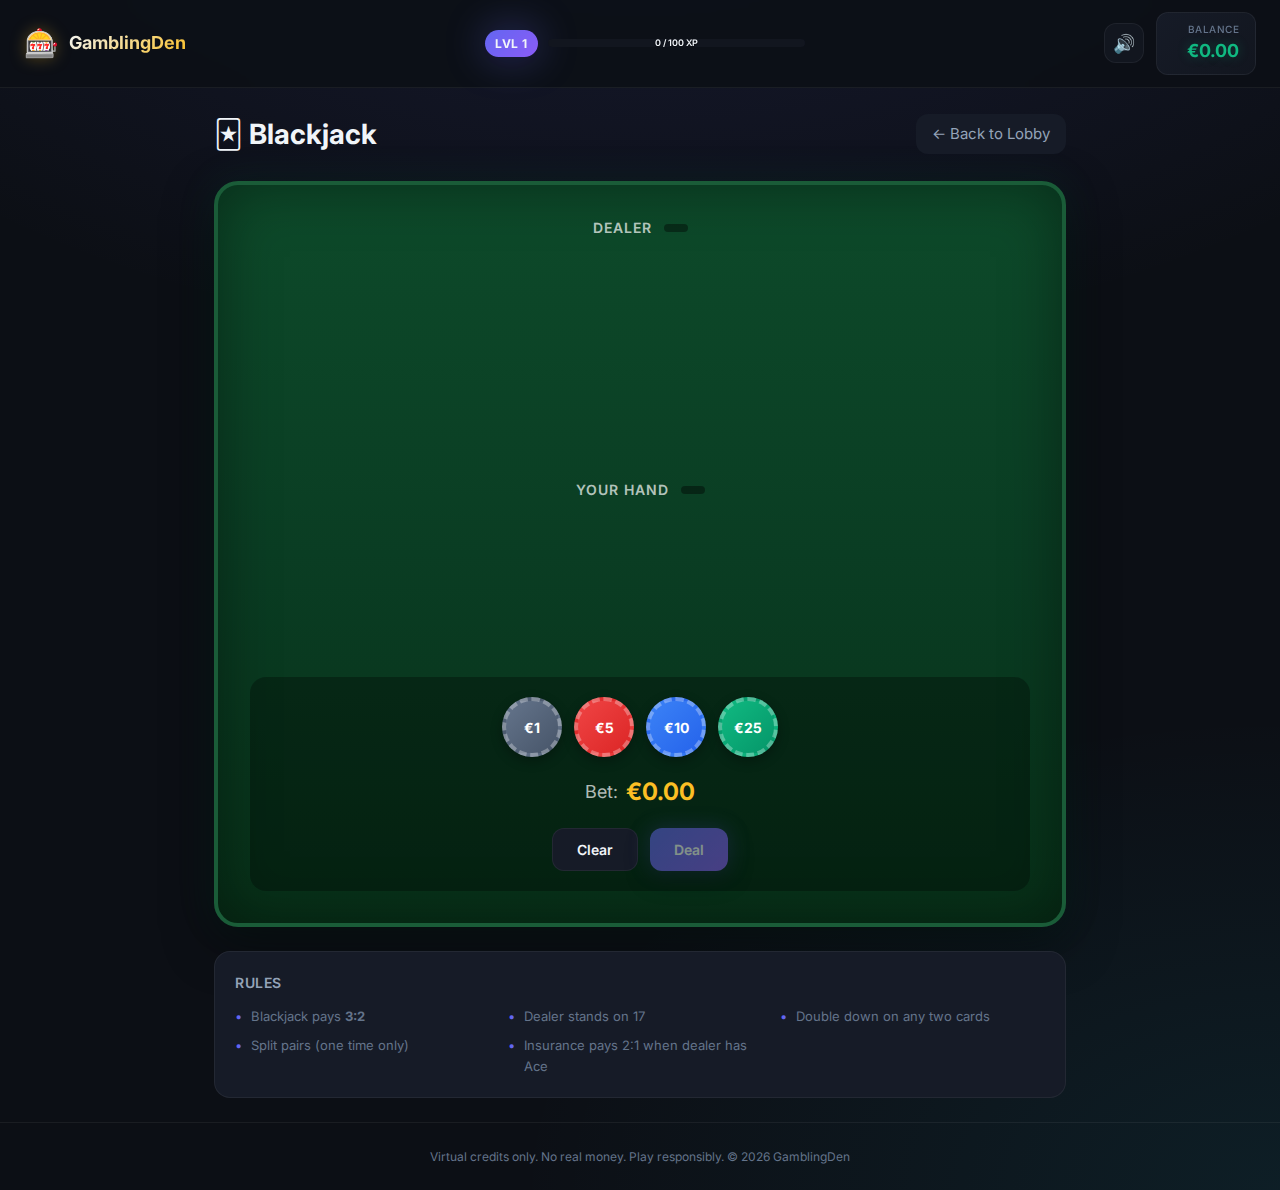
<file: blackjack.html>
<!DOCTYPE html>
<html lang="en">
  <head>
    <meta charset="utf-8" />
    <meta name="viewport" content="width=device-width, initial-scale=1" />
    <meta name="description" content="Blackjack - Classic 21 with hit, stand, double, and split" />
    <title>Blackjack — GamblingDen</title>
    <link rel="preconnect" href="https://fonts.googleapis.com" />
    <link rel="preconnect" href="https://fonts.gstatic.com" crossorigin />
    <link href="https://fonts.googleapis.com/css2?family=Inter:wght@400;500;600;700;800&display=swap" rel="stylesheet" />
    <link rel="stylesheet" href="style.css" />
    <link rel="stylesheet" href="blackjack.css" />
  </head>
  <body>
    <!-- Global Header -->
    <header class="global-header">
      <div class="header-left">
        <a href="index.html" class="logo">
          <span class="logo-icon">🎰</span>
          <span class="logo-text">GamblingDen</span>
        </a>
      </div>
      <div class="header-center">
        <div class="xp-bar-container">
          <div class="xp-level">
            <span class="level-badge" id="level-badge">Lvl 1</span>
          </div>
          <div class="xp-bar">
            <div class="xp-bar-fill" id="xp-bar-fill" style="width: 0%"></div>
            <span class="xp-text" id="xp-text">0 / 100 XP</span>
          </div>
        </div>
      </div>
      <div class="header-right">
        <button class="sound-toggle" id="sound-toggle" title="Toggle Sound">
          <span class="sound-on">🔊</span>
          <span class="sound-off">🔇</span>
        </button>
        <div class="balance-display">
          <span class="balance-label">Balance</span>
          <span class="balance-amount" id="balance-amount">€100.00</span>
        </div>
      </div>
    </header>

    <!-- Toast Container -->
    <div id="toast-container"></div>

    <!-- Main Content -->
    <main class="game-container blackjack-container">
      <div class="game-header">
        <h1 class="game-title">🃏 Blackjack</h1>
        <a href="index.html" class="back-link">← Back to Lobby</a>
      </div>

      <div class="blackjack-table">
        <!-- Dealer Area -->
        <div class="dealer-area">
          <div class="hand-label">
            <span>Dealer</span>
            <span class="hand-value" id="dealer-value"></span>
          </div>
          <div class="cards-container" id="dealer-cards"></div>
        </div>

        <!-- Game Message -->
        <div class="game-message" id="game-message"></div>

        <!-- Player Area -->
        <div class="player-area">
          <div class="hand-label">
            <span>Your Hand</span>
            <span class="hand-value" id="player-value"></span>
          </div>
          <div class="cards-container" id="player-cards"></div>
        </div>

        <!-- Betting Controls (shown before deal) -->
        <div class="betting-controls" id="betting-controls">
          <div class="bet-chips">
            <button class="chip" data-value="1">€1</button>
            <button class="chip" data-value="5">€5</button>
            <button class="chip" data-value="10">€10</button>
            <button class="chip" data-value="25">€25</button>
          </div>
          <div class="current-bet">
            <span class="bet-label">Bet:</span>
            <span class="bet-value" id="current-bet">€0.00</span>
          </div>
          <div class="bet-actions">
            <button class="btn" id="clear-bet-btn">Clear</button>
            <button class="btn btn-primary" id="deal-btn" disabled>Deal</button>
          </div>
        </div>

        <!-- Game Controls (shown during play) -->
        <div class="game-controls hidden" id="game-controls">
          <button class="btn btn-primary" id="hit-btn">Hit</button>
          <button class="btn btn-success" id="stand-btn">Stand</button>
          <button class="btn" id="double-btn">Double</button>
          <button class="btn" id="split-btn" disabled>Split</button>
        </div>

        <!-- Result Controls (shown after hand) -->
        <div class="result-controls hidden" id="result-controls">
          <button class="btn btn-primary btn-lg" id="new-hand-btn">New Hand</button>
        </div>
      </div>

      <!-- Rules -->
      <div class="game-rules">
        <h3>Rules</h3>
        <ul>
          <li>Blackjack pays <strong>3:2</strong></li>
          <li>Dealer stands on 17</li>
          <li>Double down on any two cards</li>
          <li>Split pairs (one time only)</li>
          <li>Insurance pays 2:1 when dealer has Ace</li>
        </ul>
      </div>
    </main>

    <footer class="global-footer">
      <p>Virtual credits only. No real money. Play responsibly. © 2026 GamblingDen</p>
    </footer>

    <script src="shared.js"></script>
    <script src="blackjack.js"></script>
  </body>
</html>
</file>
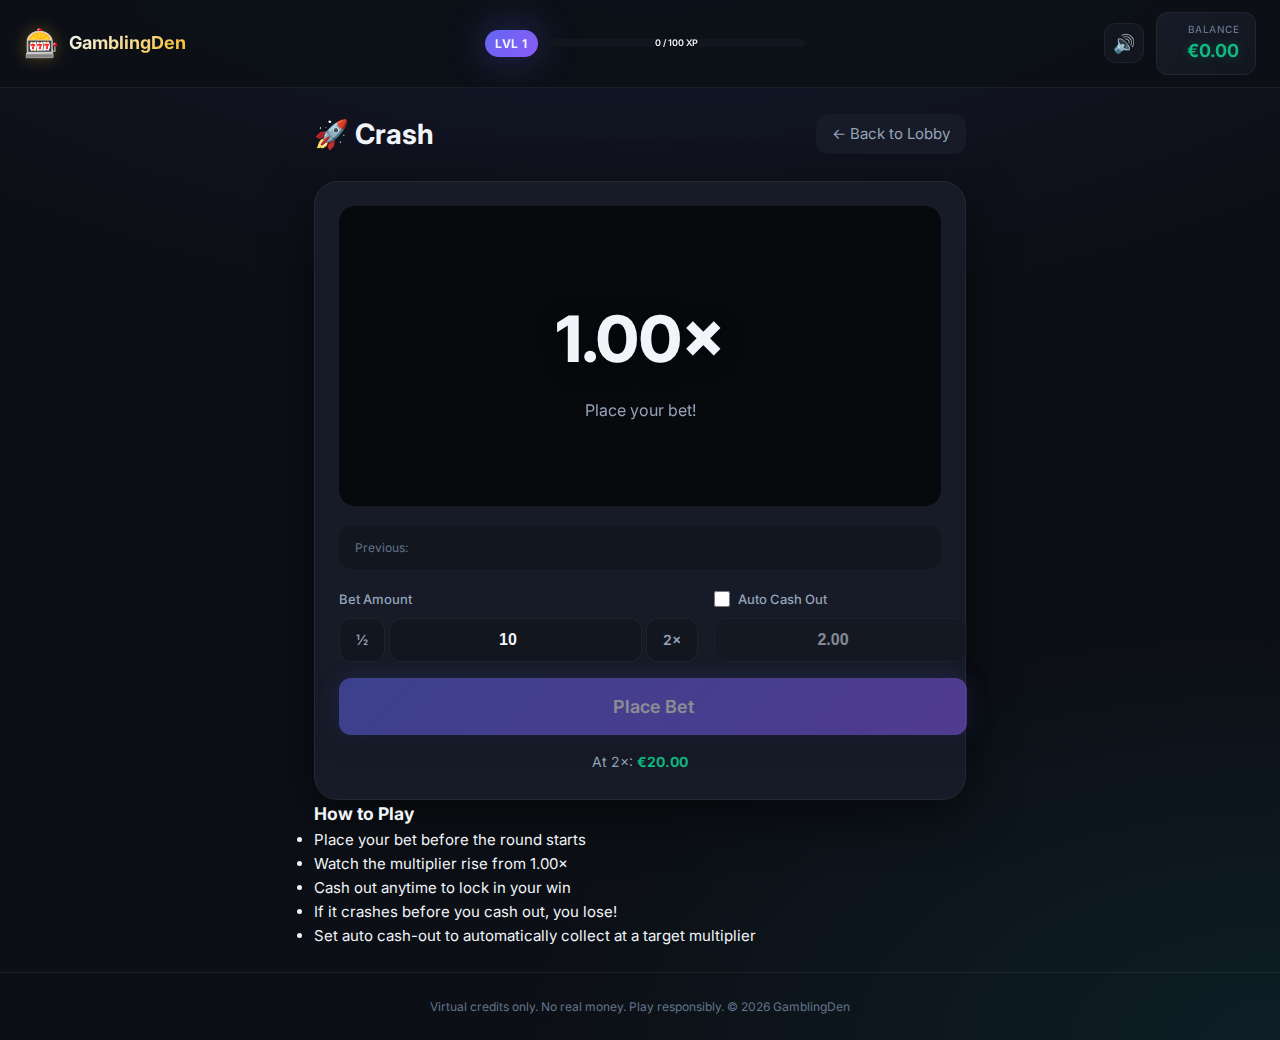
<file: crash.html>
<!DOCTYPE html>
<html lang="en">
  <head>
    <meta charset="utf-8" />
    <meta name="viewport" content="width=device-width, initial-scale=1" />
    <meta name="description" content="Crash - Watch the multiplier rise and cash out before it crashes!" />
    <title>Crash — GamblingDen</title>
    <link rel="preconnect" href="https://fonts.googleapis.com" />
    <link rel="preconnect" href="https://fonts.gstatic.com" crossorigin />
    <link href="https://fonts.googleapis.com/css2?family=Inter:wght@400;500;600;700;800&display=swap" rel="stylesheet" />
    <link rel="stylesheet" href="style.css" />
    <link rel="stylesheet" href="crash.css" />
  </head>
  <body>
    <!-- Global Header -->
    <header class="global-header">
      <div class="header-left">
        <a href="index.html" class="logo">
          <span class="logo-icon">🎰</span>
          <span class="logo-text">GamblingDen</span>
        </a>
      </div>
      <div class="header-center">
        <div class="xp-bar-container">
          <div class="xp-level">
            <span class="level-badge" id="level-badge">Lvl 1</span>
          </div>
          <div class="xp-bar">
            <div class="xp-bar-fill" id="xp-bar-fill" style="width: 0%"></div>
            <span class="xp-text" id="xp-text">0 / 100 XP</span>
          </div>
        </div>
      </div>
      <div class="header-right">
        <button class="sound-toggle" id="sound-toggle" title="Toggle Sound">
          <span class="sound-on">🔊</span>
          <span class="sound-off">🔇</span>
        </button>
        <div class="balance-display">
          <span class="balance-label">Balance</span>
          <span class="balance-amount" id="balance-amount">€100.00</span>
        </div>
      </div>
    </header>

    <!-- Toast Container -->
    <div id="toast-container"></div>

    <!-- Main Content -->
    <main class="game-container crash-container">
      <div class="game-header">
        <h1 class="game-title">🚀 Crash</h1>
        <a href="index.html" class="back-link">← Back to Lobby</a>
      </div>

      <div class="crash-game">
        <!-- Multiplier Display -->
        <div class="crash-display">
          <canvas id="crash-canvas" width="600" height="300"></canvas>
          <div class="multiplier-overlay">
            <div class="multiplier-value" id="multiplier">1.00×</div>
            <div class="multiplier-status" id="status">Place your bet</div>
          </div>
        </div>

        <!-- History -->
        <div class="crash-history" id="crash-history">
          <span class="history-label">Previous:</span>
        </div>

        <!-- Controls -->
        <div class="crash-controls">
          <div class="bet-section">
            <label class="control-label">Bet Amount</label>
            <div class="bet-input-group">
              <button class="bet-adjust" id="bet-half">½</button>
              <input type="number" id="bet-input" class="bet-input" value="10" min="1" step="1" />
              <button class="bet-adjust" id="bet-double">2×</button>
            </div>
          </div>

          <div class="auto-cashout-section">
            <label class="control-label">
              <input type="checkbox" id="auto-cashout-toggle" />
              Auto Cash Out
            </label>
            <input type="number" id="auto-cashout" class="auto-input" value="2.00" min="1.01" step="0.1" disabled />
          </div>

          <button class="btn btn-primary btn-lg crash-btn" id="action-btn">
            <span class="btn-text">Place Bet</span>
          </button>
        </div>

        <!-- Potential Win -->
        <div class="potential-win" id="potential-win"></div>
      </div>

      <!-- How to Play -->
      <div class="game-rules">
        <h3>How to Play</h3>
        <ul>
          <li>Place your bet before the round starts</li>
          <li>Watch the multiplier rise from 1.00×</li>
          <li>Cash out anytime to lock in your win</li>
          <li>If it crashes before you cash out, you lose!</li>
          <li>Set auto cash-out to automatically collect at a target multiplier</li>
        </ul>
      </div>
    </main>

    <footer class="global-footer">
      <p>Virtual credits only. No real money. Play responsibly. © 2026 GamblingDen</p>
    </footer>

    <script src="shared.js"></script>
    <script src="crash.js"></script>
  </body>
</html>
</file>
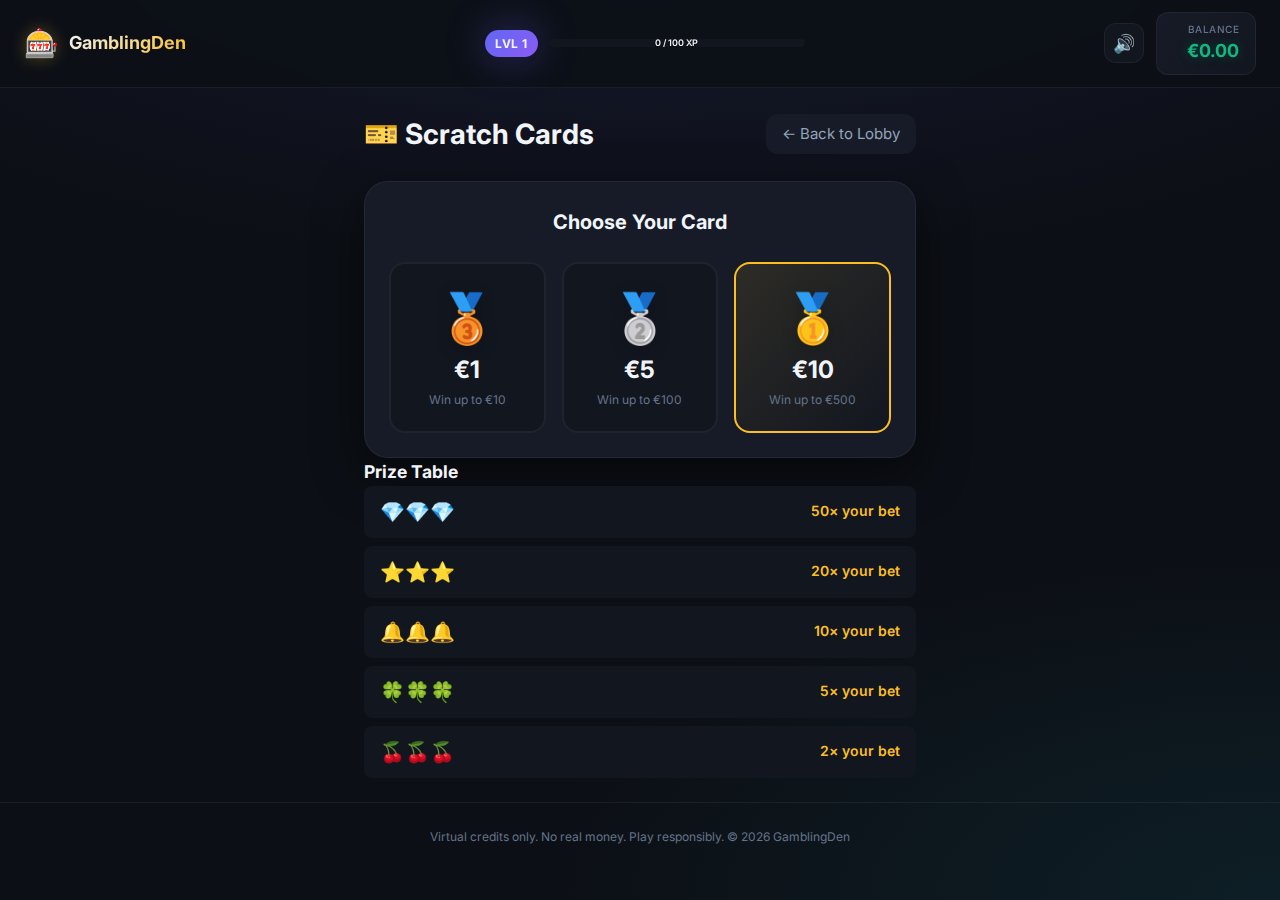
<file: scratch.html>
<!DOCTYPE html>
<html lang="en">
  <head>
    <meta charset="utf-8" />
    <meta name="viewport" content="width=device-width, initial-scale=1" />
    <meta name="description" content="Scratch Cards - Reveal hidden prizes! Match 3 to win." />
    <title>Scratch Cards — GamblingDen</title>
    <link rel="preconnect" href="https://fonts.googleapis.com" />
    <link rel="preconnect" href="https://fonts.gstatic.com" crossorigin />
    <link href="https://fonts.googleapis.com/css2?family=Inter:wght@400;500;600;700;800&display=swap" rel="stylesheet" />
    <link rel="stylesheet" href="style.css" />
    <link rel="stylesheet" href="scratch.css" />
  </head>
  <body>
    <!-- Global Header -->
    <header class="global-header">
      <div class="header-left">
        <a href="index.html" class="logo">
          <span class="logo-icon">🎰</span>
          <span class="logo-text">GamblingDen</span>
        </a>
      </div>
      <div class="header-center">
        <div class="xp-bar-container">
          <div class="xp-level">
            <span class="level-badge" id="level-badge">Lvl 1</span>
          </div>
          <div class="xp-bar">
            <div class="xp-bar-fill" id="xp-bar-fill" style="width: 0%"></div>
            <span class="xp-text" id="xp-text">0 / 100 XP</span>
          </div>
        </div>
      </div>
      <div class="header-right">
        <button class="sound-toggle" id="sound-toggle" title="Toggle Sound">
          <span class="sound-on">🔊</span>
          <span class="sound-off">🔇</span>
        </button>
        <div class="balance-display">
          <span class="balance-label">Balance</span>
          <span class="balance-amount" id="balance-amount">€100.00</span>
        </div>
      </div>
    </header>

    <!-- Toast Container -->
    <div id="toast-container"></div>

    <!-- Main Content -->
    <main class="game-container scratch-container">
      <div class="game-header">
        <h1 class="game-title">🎫 Scratch Cards</h1>
        <a href="index.html" class="back-link">← Back to Lobby</a>
      </div>

      <div class="scratch-game">
        <!-- Card Selection -->
        <div class="card-selection" id="card-selection">
          <h2>Choose Your Card</h2>
          <div class="card-options">
            <button class="card-option" data-cost="1">
              <div class="card-tier bronze">🥉</div>
              <div class="card-cost">€1</div>
              <div class="card-max">Win up to €10</div>
            </button>
            <button class="card-option" data-cost="5">
              <div class="card-tier silver">🥈</div>
              <div class="card-cost">€5</div>
              <div class="card-max">Win up to €100</div>
            </button>
            <button class="card-option featured" data-cost="10">
              <div class="card-tier gold">🥇</div>
              <div class="card-cost">€10</div>
              <div class="card-max">Win up to €500</div>
            </button>
          </div>
        </div>

        <!-- Active Card -->
        <div class="active-card hidden" id="active-card">
          <div class="card-header">
            <span class="card-title" id="card-title">Gold Card - €10</span>
            <span class="scratch-hint">Scratch to reveal!</span>
          </div>

          <div class="scratch-grid" id="scratch-grid">
            <!-- 9 scratch cells generated by JS -->
          </div>

          <div class="card-footer">
            <div class="match-info">Match 3 symbols to win!</div>
            <button class="btn" id="reveal-all-btn">Reveal All</button>
          </div>
        </div>

        <!-- Result -->
        <div class="scratch-result hidden" id="scratch-result">
          <div class="result-icon" id="result-icon">🎉</div>
          <div class="result-text" id="result-text">You won €50!</div>
          <button class="btn btn-primary btn-lg" id="new-card-btn">Buy Another Card</button>
        </div>
      </div>

      <!-- Prize Table -->
      <div class="game-rules">
        <h3>Prize Table</h3>
        <div class="prize-table">
          <div class="prize-row">
            <span class="prize-symbol">💎💎💎</span>
            <span class="prize-mult">50× your bet</span>
          </div>
          <div class="prize-row">
            <span class="prize-symbol">⭐⭐⭐</span>
            <span class="prize-mult">20× your bet</span>
          </div>
          <div class="prize-row">
            <span class="prize-symbol">🔔🔔🔔</span>
            <span class="prize-mult">10× your bet</span>
          </div>
          <div class="prize-row">
            <span class="prize-symbol">🍀🍀🍀</span>
            <span class="prize-mult">5× your bet</span>
          </div>
          <div class="prize-row">
            <span class="prize-symbol">🍒🍒🍒</span>
            <span class="prize-mult">2× your bet</span>
          </div>
        </div>
      </div>
    </main>

    <footer class="global-footer">
      <p>Virtual credits only. No real money. Play responsibly. © 2026 GamblingDen</p>
    </footer>

    <script src="shared.js"></script>
    <script src="scratch.js"></script>
  </body>
</html>
</file>
<file: style.css>
/* ═══════════════════════════════════════════════════════════════════════════
   GAMBLINGDEN — PREMIUM DESIGN SYSTEM
   Modern, addictive casino aesthetics with refined animations
   ═══════════════════════════════════════════════════════════════════════════ */

/* ─────────────────────────────────────────────────────────────────────────────
   CSS VARIABLES
   ───────────────────────────────────────────────────────────────────────────── */
:root {
  /* Colors - Dark luxury palette */
  --bg-deep: #07090d;
  --bg-base: #0c0f15;
  --bg-elevated: #12161f;
  --bg-card: #161b27;
  --bg-card-hover: #1c2333;

  /* Accent colors */
  --accent-primary: #6366f1;
  --accent-primary-glow: rgba(99, 102, 241, 0.4);
  --accent-secondary: #22d3ee;
  --accent-gold: #fbbf24;
  --accent-gold-glow: rgba(251, 191, 36, 0.3);

  /* Semantic colors */
  --success: #10b981;
  --success-glow: rgba(16, 185, 129, 0.3);
  --danger: #ef4444;
  --danger-glow: rgba(239, 68, 68, 0.3);
  --warning: #f59e0b;

  /* Text colors */
  --text-primary: #f1f5f9;
  --text-secondary: #94a3b8;
  --text-muted: #64748b;

  /* Borders & effects */
  --border-subtle: rgba(255, 255, 255, 0.06);
  --border-accent: rgba(99, 102, 241, 0.3);
  --shadow-sm: 0 2px 8px rgba(0, 0, 0, 0.3);
  --shadow-md: 0 8px 24px rgba(0, 0, 0, 0.4);
  --shadow-lg: 0 16px 48px rgba(0, 0, 0, 0.5);
  --shadow-glow: 0 0 40px var(--accent-primary-glow);

  /* Spacing & sizing */
  --radius-sm: 8px;
  --radius-md: 12px;
  --radius-lg: 16px;
  --radius-xl: 24px;

  /* Transitions */
  --transition-fast: 0.15s ease;
  --transition-normal: 0.25s ease;
  --transition-slow: 0.4s cubic-bezier(0.4, 0, 0.2, 1);

  /* Typography */
  --font-family: "Inter", system-ui, -apple-system, BlinkMacSystemFont,
    "Segoe UI", Roboto, sans-serif;
}

/* ─────────────────────────────────────────────────────────────────────────────
   RESET & BASE
   ───────────────────────────────────────────────────────────────────────────── */
*,
*::before,
*::after {
  box-sizing: border-box;
  margin: 0;
  padding: 0;
}

html {
  scroll-behavior: smooth;
}

body {
  font-family: var(--font-family);
  font-size: 15px;
  line-height: 1.6;
  color: var(--text-primary);
  background: var(--bg-base);
  background-image: radial-gradient(
      ellipse 80% 50% at 50% -20%,
      rgba(99, 102, 241, 0.15),
      transparent
    ),
    radial-gradient(
      ellipse 60% 40% at 100% 100%,
      rgba(34, 211, 238, 0.08),
      transparent
    );
  min-height: 100vh;
  overflow-x: hidden;
  -webkit-font-smoothing: antialiased;
}

a {
  color: inherit;
  text-decoration: none;
}

button {
  font-family: inherit;
  cursor: pointer;
  border: none;
  background: none;
}

/* ─────────────────────────────────────────────────────────────────────────────
   GLOBAL HEADER
   ───────────────────────────────────────────────────────────────────────────── */
.global-header {
  position: sticky;
  top: 0;
  z-index: 100;
  display: flex;
  align-items: center;
  justify-content: space-between;
  gap: 16px;
  padding: 12px 24px;
  background: rgba(12, 15, 21, 0.85);
  backdrop-filter: blur(16px);
  border-bottom: 1px solid var(--border-subtle);
}

.header-left,
.header-center,
.header-right {
  display: flex;
  align-items: center;
  gap: 12px;
}

.header-center {
  flex: 1;
  justify-content: center;
  max-width: 320px;
}

/* Logo */
.logo {
  display: flex;
  align-items: center;
  gap: 10px;
  font-weight: 700;
  font-size: 18px;
  transition: transform var(--transition-fast);
}

.logo:hover {
  transform: scale(1.02);
}

.logo-icon {
  font-size: 28px;
  filter: drop-shadow(0 0 8px var(--accent-gold-glow));
}

.logo-text {
  background: linear-gradient(135deg, var(--text-primary), var(--accent-gold));
  -webkit-background-clip: text;
  -webkit-text-fill-color: transparent;
  background-clip: text;
}

/* XP Bar */
.xp-bar-container {
  display: flex;
  align-items: center;
  gap: 10px;
  width: 100%;
}

.level-badge {
  display: flex;
  align-items: center;
  justify-content: center;
  min-width: 52px;
  padding: 4px 10px;
  background: linear-gradient(135deg, var(--accent-primary), #8b5cf6);
  border-radius: 20px;
  font-size: 12px;
  font-weight: 700;
  text-transform: uppercase;
  letter-spacing: 0.5px;
  box-shadow: var(--shadow-glow);
  transition: transform var(--transition-fast);
}

.level-badge.level-up-flash {
  animation: levelUpPulse 0.6s ease;
}

@keyframes levelUpPulse {
  0%,
  100% {
    transform: scale(1);
  }
  50% {
    transform: scale(1.15);
    box-shadow: 0 0 20px var(--accent-primary);
  }
}

.xp-bar {
  flex: 1;
  position: relative;
  height: 8px;
  background: var(--bg-elevated);
  border-radius: 10px;
  overflow: hidden;
}

.xp-bar-fill {
  height: 100%;
  background: linear-gradient(90deg, var(--accent-primary), #a78bfa);
  border-radius: 10px;
  transition: width 0.5s cubic-bezier(0.4, 0, 0.2, 1);
  box-shadow: 0 0 12px var(--accent-primary-glow);
}

.xp-text {
  position: absolute;
  top: 50%;
  left: 50%;
  transform: translate(-50%, -50%);
  font-size: 9px;
  font-weight: 600;
  color: var(--text-primary);
  text-shadow: 0 1px 2px rgba(0, 0, 0, 0.8);
  white-space: nowrap;
}

/* Header buttons */
.daily-bonus-btn,
.sound-toggle {
  position: relative;
  display: flex;
  align-items: center;
  justify-content: center;
  width: 40px;
  height: 40px;
  background: var(--bg-elevated);
  border: 1px solid var(--border-subtle);
  border-radius: var(--radius-md);
  font-size: 18px;
  transition: all var(--transition-fast);
}

.daily-bonus-btn:hover,
.sound-toggle:hover {
  background: var(--bg-card);
  border-color: var(--border-accent);
  transform: translateY(-2px);
}

.bonus-ping {
  position: absolute;
  top: -3px;
  right: -3px;
  width: 12px;
  height: 12px;
  background: var(--danger);
  border-radius: 50%;
  animation: ping 1.5s infinite;
}

@keyframes ping {
  0% {
    transform: scale(1);
    opacity: 1;
  }
  50% {
    transform: scale(1.2);
    opacity: 0.7;
  }
  100% {
    transform: scale(1);
    opacity: 1;
  }
}

.sound-toggle .sound-off {
  display: none;
}
.sound-off .sound-toggle .sound-on {
  display: none;
}
.sound-off .sound-toggle .sound-off {
  display: block;
}

/* Balance display */
.balance-display {
  display: flex;
  flex-direction: column;
  align-items: flex-end;
  padding: 8px 16px;
  background: linear-gradient(135deg, var(--bg-card), var(--bg-elevated));
  border: 1px solid var(--border-subtle);
  border-radius: var(--radius-md);
  min-width: 100px;
}

.balance-label {
  font-size: 10px;
  font-weight: 500;
  color: var(--text-muted);
  text-transform: uppercase;
  letter-spacing: 0.5px;
}

.balance-amount {
  font-size: 18px;
  font-weight: 700;
  color: var(--success);
  text-shadow: 0 0 12px var(--success-glow);
}

/* ─────────────────────────────────────────────────────────────────────────────
   LOBBY - HERO SECTION
   ───────────────────────────────────────────────────────────────────────────── */
.lobby {
  max-width: 1200px;
  margin: 0 auto;
  padding: 0 24px 64px;
}

.hero {
  position: relative;
  display: flex;
  align-items: center;
  justify-content: center;
  min-height: 180px;
  margin: 32px 0 48px;
  padding: 40px;
  background: linear-gradient(
    135deg,
    rgba(99, 102, 241, 0.1),
    rgba(34, 211, 238, 0.05)
  );
  border: 1px solid var(--border-accent);
  border-radius: var(--radius-xl);
  overflow: hidden;
}

.hero-content {
  text-align: center;
  z-index: 1;
}

.hero-title {
  font-size: clamp(28px, 5vw, 42px);
  font-weight: 800;
  line-height: 1.2;
  margin-bottom: 8px;
}

.hero-highlight {
  background: linear-gradient(
    135deg,
    var(--accent-primary),
    var(--accent-secondary)
  );
  -webkit-background-clip: text;
  -webkit-text-fill-color: transparent;
  background-clip: text;
}

.hero-subtitle {
  font-size: 16px;
  color: var(--text-secondary);
}

.hero-particles {
  position: absolute;
  inset: 0;
  pointer-events: none;
  overflow: hidden;
}

.particle {
  position: absolute;
  bottom: -20px;
  width: 6px;
  height: 6px;
  background: var(--accent-primary);
  border-radius: 50%;
  opacity: 0.4;
  animation: float-up 5s ease-in-out infinite;
}

@keyframes float-up {
  0% {
    transform: translateY(0) scale(1);
    opacity: 0;
  }
  10% {
    opacity: 0.4;
  }
  90% {
    opacity: 0.4;
  }
  100% {
    transform: translateY(-200px) scale(0.5);
    opacity: 0;
  }
}

/* ─────────────────────────────────────────────────────────────────────────────
   LOBBY - GAME GRID
   ───────────────────────────────────────────────────────────────────────────── */
.section-title {
  font-size: 20px;
  font-weight: 700;
  margin-bottom: 20px;
  color: var(--text-primary);
}

.game-grid {
  display: grid;
  grid-template-columns: repeat(auto-fit, minmax(260px, 1fr));
  gap: 20px;
  margin-bottom: 48px;
}

.game-card {
  position: relative;
  display: block;
  background: var(--bg-card);
  border: 1px solid var(--border-subtle);
  border-radius: var(--radius-lg);
  overflow: hidden;
  transition: all var(--transition-normal);
}

.game-card:hover {
  transform: translateY(-6px);
  border-color: var(--border-accent);
  box-shadow: var(--shadow-lg), var(--shadow-glow);
}

.game-card-glow {
  position: absolute;
  top: -50%;
  left: -50%;
  width: 200%;
  height: 200%;
  background: radial-gradient(
    circle,
    var(--accent-primary-glow),
    transparent 60%
  );
  opacity: 0;
  transition: opacity var(--transition-slow);
  pointer-events: none;
}

.game-card:hover .game-card-glow {
  opacity: 1;
}

.game-card-content {
  position: relative;
  padding: 28px 24px;
  text-align: center;
}

.game-icon {
  font-size: 56px;
  margin-bottom: 12px;
  filter: drop-shadow(0 4px 12px rgba(0, 0, 0, 0.3));
  transition: transform var(--transition-normal);
}

.game-card:hover .game-icon {
  transform: scale(1.1) rotate(-3deg);
}

.game-name {
  font-size: 20px;
  font-weight: 700;
  margin-bottom: 6px;
}

.game-desc {
  font-size: 13px;
  color: var(--text-muted);
}

.game-tag {
  position: absolute;
  top: 16px;
  right: 16px;
  padding: 4px 10px;
  font-size: 10px;
  font-weight: 700;
  text-transform: uppercase;
  letter-spacing: 0.5px;
  border-radius: 20px;
}

.game-tag.hot {
  background: linear-gradient(135deg, #ef4444, #f97316);
  color: white;
  box-shadow: 0 0 12px var(--danger-glow);
}

.game-tag.new {
  background: linear-gradient(135deg, var(--accent-primary), #8b5cf6);
  color: white;
  box-shadow: 0 0 12px var(--accent-primary-glow);
}

/* ─────────────────────────────────────────────────────────────────────────────
   LOBBY - STATS
   ───────────────────────────────────────────────────────────────────────────── */
.stats-preview {
  margin-bottom: 48px;
}

.stats-grid {
  display: grid;
  grid-template-columns: repeat(auto-fit, minmax(140px, 1fr));
  gap: 16px;
}

.stat-card {
  display: flex;
  flex-direction: column;
  align-items: center;
  padding: 20px 16px;
  background: var(--bg-card);
  border: 1px solid var(--border-subtle);
  border-radius: var(--radius-md);
  text-align: center;
  transition: all var(--transition-fast);
}

.stat-card:hover {
  border-color: var(--border-accent);
  transform: translateY(-2px);
}

.stat-icon {
  font-size: 28px;
  margin-bottom: 8px;
}

.stat-value {
  font-size: 20px;
  font-weight: 700;
  color: var(--text-primary);
  margin-bottom: 4px;
}

.stat-label {
  font-size: 11px;
  color: var(--text-muted);
  text-transform: uppercase;
  letter-spacing: 0.5px;
}

/* ─────────────────────────────────────────────────────────────────────────────
   LOBBY - ACHIEVEMENTS
   ───────────────────────────────────────────────────────────────────────────── */
.achievements-grid {
  display: grid;
  grid-template-columns: repeat(auto-fill, minmax(280px, 1fr));
  gap: 12px;
}

.achievement-card {
  display: flex;
  align-items: center;
  gap: 14px;
  padding: 14px 16px;
  background: var(--bg-card);
  border: 1px solid var(--border-subtle);
  border-radius: var(--radius-md);
  transition: all var(--transition-fast);
}

.achievement-card.unlocked {
  border-color: var(--accent-gold);
  background: linear-gradient(135deg, rgba(251, 191, 36, 0.08), transparent);
}

.achievement-card.locked {
  opacity: 0.6;
}

.achievement-card .achievement-icon {
  font-size: 24px;
  flex-shrink: 0;
}

.achievement-info {
  flex: 1;
  min-width: 0;
}

.achievement-name {
  font-size: 14px;
  font-weight: 600;
  margin-bottom: 2px;
}

.achievement-desc {
  font-size: 12px;
  color: var(--text-muted);
}

.achievement-reward {
  font-size: 12px;
  font-weight: 600;
  color: var(--success);
  flex-shrink: 0;
}

.achievement-card.unlocked .achievement-reward {
  color: var(--accent-gold);
}

/* ─────────────────────────────────────────────────────────────────────────────
   MODAL
   ───────────────────────────────────────────────────────────────────────────── */
.modal-overlay {
  position: fixed;
  inset: 0;
  z-index: 200;
  display: flex;
  align-items: center;
  justify-content: center;
  background: rgba(0, 0, 0, 0.7);
  backdrop-filter: blur(4px);
  opacity: 0;
  visibility: hidden;
  transition: all var(--transition-normal);
}

.modal-overlay.open {
  opacity: 1;
  visibility: visible;
}

.modal {
  position: relative;
  width: 90%;
  max-width: 420px;
  padding: 32px;
  background: var(--bg-elevated);
  border: 1px solid var(--border-subtle);
  border-radius: var(--radius-xl);
  box-shadow: var(--shadow-lg);
  transform: scale(0.9) translateY(20px);
  transition: transform var(--transition-normal);
}

.modal-overlay.open .modal {
  transform: scale(1) translateY(0);
}

.modal-close {
  position: absolute;
  top: 16px;
  right: 16px;
  width: 32px;
  height: 32px;
  display: flex;
  align-items: center;
  justify-content: center;
  font-size: 24px;
  color: var(--text-muted);
  background: var(--bg-card);
  border-radius: 50%;
  transition: all var(--transition-fast);
}

.modal-close:hover {
  color: var(--text-primary);
  transform: rotate(90deg);
}

.modal-title {
  font-size: 24px;
  font-weight: 700;
  text-align: center;
  margin-bottom: 24px;
}

.modal-note {
  text-align: center;
  font-size: 13px;
  color: var(--text-muted);
  margin-top: 16px;
}

/* ─────────────────────────────────────────────────────────────────────────────
   DAILY BONUS WHEEL
   ───────────────────────────────────────────────────────────────────────────── */
.wheel-container {
  position: relative;
  width: 280px;
  height: 280px;
  margin: 0 auto 24px;
}

.wheel {
  width: 100%;
  height: 100%;
  border-radius: 50%;
  background: conic-gradient(
    from 0deg,
    var(--accent-primary) 0deg 45deg,
    var(--accent-secondary) 45deg 90deg,
    var(--success) 90deg 135deg,
    var(--accent-gold) 135deg 180deg,
    #ec4899 180deg 225deg,
    #8b5cf6 225deg 270deg,
    #06b6d4 270deg 315deg,
    #f97316 315deg 360deg
  );
  border: 4px solid var(--bg-card);
  box-shadow: var(--shadow-lg), inset 0 0 40px rgba(0, 0, 0, 0.3);
  display: flex;
  align-items: center;
  justify-content: center;
  transition: none;
}

.wheel-segment {
  position: absolute;
  font-size: 14px;
  font-weight: 700;
  color: white;
  text-shadow: 0 1px 3px rgba(0, 0, 0, 0.5);
  transform-origin: center;
}

.wheel-segment:nth-child(1) {
  transform: rotate(22.5deg) translateY(-100px);
}
.wheel-segment:nth-child(2) {
  transform: rotate(67.5deg) translateY(-100px);
}
.wheel-segment:nth-child(3) {
  transform: rotate(112.5deg) translateY(-100px);
}
.wheel-segment:nth-child(4) {
  transform: rotate(157.5deg) translateY(-100px);
}
.wheel-segment:nth-child(5) {
  transform: rotate(202.5deg) translateY(-100px);
}
.wheel-segment:nth-child(6) {
  transform: rotate(247.5deg) translateY(-100px);
}
.wheel-segment:nth-child(7) {
  transform: rotate(292.5deg) translateY(-100px);
}
.wheel-segment:nth-child(8) {
  transform: rotate(337.5deg) translateY(-100px);
}

.wheel-pointer {
  position: absolute;
  top: -12px;
  left: 50%;
  transform: translateX(-50%);
  font-size: 28px;
  color: var(--accent-gold);
  text-shadow: 0 2px 8px rgba(0, 0, 0, 0.5);
  z-index: 10;
}

/* ─────────────────────────────────────────────────────────────────────────────
   BUTTONS
   ───────────────────────────────────────────────────────────────────────────── */
.btn {
  display: inline-flex;
  align-items: center;
  justify-content: center;
  gap: 8px;
  padding: 12px 24px;
  font-size: 14px;
  font-weight: 600;
  border-radius: var(--radius-md);
  background: var(--bg-card);
  border: 1px solid var(--border-subtle);
  color: var(--text-primary);
  transition: all var(--transition-fast);
}

.btn:hover:not(:disabled) {
  background: var(--bg-card-hover);
  border-color: var(--border-accent);
  transform: translateY(-2px);
}

.btn:disabled {
  opacity: 0.5;
  cursor: not-allowed;
}

.btn-primary {
  background: linear-gradient(135deg, var(--accent-primary), #8b5cf6);
  border: none;
  color: white;
  box-shadow: var(--shadow-md), 0 0 20px var(--accent-primary-glow);
}

.btn-primary:hover:not(:disabled) {
  background: linear-gradient(135deg, #7c7ff7, #9d7efa);
  box-shadow: var(--shadow-lg), 0 0 30px var(--accent-primary-glow);
}

.btn-success {
  background: linear-gradient(135deg, var(--success), #059669);
  border: none;
  color: white;
}

.btn-danger {
  background: linear-gradient(135deg, var(--danger), #dc2626);
  border: none;
  color: white;
}

.btn-lg {
  width: 100%;
  padding: 16px 32px;
  font-size: 16px;
}

/* ─────────────────────────────────────────────────────────────────────────────
   TOAST NOTIFICATIONS
   ───────────────────────────────────────────────────────────────────────────── */
#toast-container {
  position: fixed;
  bottom: 24px;
  right: 24px;
  z-index: 300;
  display: flex;
  flex-direction: column;
  gap: 10px;
}

.toast {
  display: flex;
  align-items: center;
  gap: 10px;
  padding: 14px 20px;
  background: var(--bg-elevated);
  border: 1px solid var(--border-subtle);
  border-radius: var(--radius-md);
  box-shadow: var(--shadow-lg);
  transform: translateX(120%);
  transition: transform var(--transition-normal);
}

.toast.show {
  transform: translateX(0);
}

.toast-success {
  border-color: var(--success);
  background: linear-gradient(
    135deg,
    rgba(16, 185, 129, 0.1),
    var(--bg-elevated)
  );
}

.toast-error {
  border-color: var(--danger);
  background: linear-gradient(
    135deg,
    rgba(239, 68, 68, 0.1),
    var(--bg-elevated)
  );
}

.toast-msg {
  font-size: 14px;
  font-weight: 500;
}

/* ─────────────────────────────────────────────────────────────────────────────
   ACHIEVEMENT POPUP
   ───────────────────────────────────────────────────────────────────────────── */
.achievement-popup {
  position: fixed;
  top: 80px;
  left: 50%;
  z-index: 250;
  display: flex;
  align-items: center;
  gap: 16px;
  padding: 16px 24px;
  background: linear-gradient(
    135deg,
    rgba(251, 191, 36, 0.15),
    var(--bg-elevated)
  );
  border: 2px solid var(--accent-gold);
  border-radius: var(--radius-lg);
  box-shadow: var(--shadow-lg), 0 0 40px var(--accent-gold-glow);
  transform: translate(-50%, -20px);
  opacity: 0;
  transition: all var(--transition-normal);
}

.achievement-popup.show {
  transform: translate(-50%, 0);
  opacity: 1;
}

.achievement-popup .achievement-icon {
  font-size: 36px;
  animation: bounce 0.6s ease infinite;
}

@keyframes bounce {
  0%,
  100% {
    transform: translateY(0);
  }
  50% {
    transform: translateY(-5px);
  }
}

.achievement-popup .achievement-content {
  text-align: left;
}

.achievement-popup .achievement-title {
  font-size: 16px;
  font-weight: 700;
  color: var(--accent-gold);
}

.achievement-popup .achievement-desc {
  font-size: 13px;
  color: var(--text-secondary);
}

.achievement-popup .achievement-reward {
  font-size: 14px;
  font-weight: 700;
  color: var(--success);
  margin-top: 2px;
}

/* ─────────────────────────────────────────────────────────────────────────────
   FOOTER
   ───────────────────────────────────────────────────────────────────────────── */
.global-footer {
  padding: 24px;
  text-align: center;
  color: var(--text-muted);
  font-size: 12px;
  border-top: 1px solid var(--border-subtle);
}

/* ─────────────────────────────────────────────────────────────────────────────
   GAME PAGE CONTAINERS
   ───────────────────────────────────────────────────────────────────────────── */
.game-container {
  max-width: 800px;
  margin: 0 auto;
  padding: 24px;
}

.game-header {
  display: flex;
  align-items: center;
  justify-content: space-between;
  margin-bottom: 24px;
}

.game-title {
  font-size: 28px;
  font-weight: 700;
}

.back-link {
  display: flex;
  align-items: center;
  gap: 8px;
  padding: 8px 16px;
  background: var(--bg-card);
  border-radius: var(--radius-md);
  color: var(--text-secondary);
  transition: all var(--transition-fast);
}

.back-link:hover {
  background: var(--bg-card-hover);
  color: var(--text-primary);
}

/* ─────────────════════════════════════════════════════════════════════════════
   SLOT MACHINE
   ═══════════════════════════════════════════════════════════════════════════ */
.slot-machine {
  background: linear-gradient(180deg, var(--bg-card), var(--bg-elevated));
  border: 1px solid var(--border-subtle);
  border-radius: var(--radius-xl);
  padding: 32px;
  box-shadow: var(--shadow-lg);
}

.slot-display {
  display: flex;
  justify-content: center;
  gap: 8px;
  padding: 24px;
  background: var(--bg-deep);
  border-radius: var(--radius-lg);
  margin-bottom: 24px;
  position: relative;
  overflow: hidden;
}

/* Payline indicators */
.payline-indicators {
  position: absolute;
  left: 0;
  top: 0;
  bottom: 0;
  width: 20px;
  display: flex;
  flex-direction: column;
  justify-content: space-around;
  padding: 24px 0;
}

.payline-dot {
  width: 12px;
  height: 12px;
  border-radius: 50%;
  background: var(--text-muted);
  opacity: 0.3;
  transition: all var(--transition-fast);
}

.payline-dot.active {
  opacity: 1;
  box-shadow: 0 0 8px currentColor;
}

.payline-dot:nth-child(1) {
  background: var(--danger);
}
.payline-dot:nth-child(2) {
  background: var(--accent-primary);
}
.payline-dot:nth-child(3) {
  background: var(--success);
}
.payline-dot:nth-child(4) {
  background: var(--accent-gold);
}
.payline-dot:nth-child(5) {
  background: var(--accent-secondary);
}

.reels-container {
  display: flex;
  gap: 8px;
}

.reel {
  width: 100px;
  height: 300px;
  background: linear-gradient(180deg, #0a0d14, #0f1320);
  border-radius: var(--radius-md);
  border: 2px solid var(--border-subtle);
  overflow: hidden;
  position: relative;
}

.reel::before,
.reel::after {
  content: "";
  position: absolute;
  left: 0;
  right: 0;
  height: 30px;
  pointer-events: none;
  z-index: 10;
}

.reel::before {
  top: 0;
  background: linear-gradient(to bottom, rgba(10, 13, 20, 0.95), transparent);
}

.reel::after {
  bottom: 0;
  background: linear-gradient(to top, rgba(10, 13, 20, 0.95), transparent);
}

.reel-symbols {
  display: flex;
  flex-direction: column;
}

.symbol {
  display: flex;
  align-items: center;
  justify-content: center;
  width: 100px;
  height: 100px;
  font-size: 52px;
  flex-shrink: 0;
  filter: drop-shadow(0 2px 4px rgba(0, 0, 0, 0.3));
  transition: transform var(--transition-fast);
}

.symbol.center {
  border-top: 2px dashed var(--accent-primary);
  border-bottom: 2px dashed var(--accent-primary);
}

.symbol.winning {
  animation: winPulse 0.5s ease infinite alternate;
}

@keyframes winPulse {
  from {
    transform: scale(1);
    filter: drop-shadow(0 0 0 transparent);
  }
  to {
    transform: scale(1.1);
    filter: drop-shadow(0 0 15px var(--accent-gold));
  }
}

.reel.spinning .reel-symbols {
  /* Blur effect during spin */
  filter: blur(2px);
  transform: translateY(0); /* Ensure no slide */
}

.reel.bounce .reel-symbols {
  animation: reelBounce 0.3s ease-out;
}

@keyframes reelBounce {
  0% { transform: translateY(-20px); }
  40% { transform: translateY(10px); }
  100% { transform: translateY(0); }
}

/* Slot controls */
.slot-controls {
  display: flex;
  flex-wrap: wrap;
  align-items: center;
  justify-content: center;
  gap: 16px;
  margin-bottom: 24px;
}

.control-group {
  display: flex;
  align-items: center;
  gap: 8px;
}

.control-label {
  font-size: 13px;
  color: var(--text-secondary);
  font-weight: 500;
}

.bet-select,
.lines-select {
  padding: 10px 16px;
  background: var(--bg-elevated);
  border: 1px solid var(--border-subtle);
  border-radius: var(--radius-md);
  color: var(--text-primary);
  font-size: 14px;
  font-weight: 600;
  cursor: pointer;
  transition: all var(--transition-fast);
}

.bet-select:hover,
.lines-select:hover {
  border-color: var(--border-accent);
}

.bet-select:focus,
.lines-select:focus {
  outline: none;
  border-color: var(--accent-primary);
  box-shadow: 0 0 0 3px var(--accent-primary-glow);
}

.spin-btn {
  min-width: 160px;
  padding: 16px 32px;
  font-size: 18px;
  font-weight: 700;
  text-transform: uppercase;
  letter-spacing: 1px;
}

.spin-btn:not(:disabled):active {
  transform: scale(0.98);
}

.auto-spin-toggle {
  display: flex;
  align-items: center;
  gap: 8px;
  padding: 10px 16px;
  background: var(--bg-elevated);
  border: 1px solid var(--border-subtle);
  border-radius: var(--radius-md);
  color: var(--text-secondary);
  transition: all var(--transition-fast);
}

.auto-spin-toggle.active {
  background: var(--accent-primary);
  border-color: var(--accent-primary);
  color: white;
}

/* Slot info display */
.slot-info {
  display: flex;
  justify-content: center;
  gap: 32px;
  padding: 16px;
  background: var(--bg-deep);
  border-radius: var(--radius-md);
  margin-bottom: 24px;
}

.info-item {
  text-align: center;
}

.info-label {
  font-size: 11px;
  color: var(--text-muted);
  text-transform: uppercase;
  letter-spacing: 0.5px;
  margin-bottom: 4px;
}

.info-value {
  font-size: 20px;
  font-weight: 700;
}

.info-value.win {
  color: var(--success);
  text-shadow: 0 0 12px var(--success-glow);
}

/* Paytable */
.paytable {
  background: var(--bg-deep);
  border-radius: var(--radius-md);
  padding: 20px;
  margin-top: 24px;
}

.paytable-title {
  font-size: 14px;
  font-weight: 600;
  color: var(--text-secondary);
  margin-bottom: 12px;
  text-transform: uppercase;
  letter-spacing: 0.5px;
}

.paytable-grid {
  display: grid;
  grid-template-columns: repeat(auto-fit, minmax(120px, 1fr));
  gap: 12px;
}

.paytable-item {
  display: flex;
  align-items: center;
  gap: 8px;
  padding: 10px;
  background: var(--bg-card);
  border-radius: var(--radius-sm);
}

.paytable-symbol {
  font-size: 24px;
}

.paytable-mult {
  font-size: 14px;
  font-weight: 700;
  color: var(--accent-gold);
}

/* Free spins banner */
.free-spins-banner {
  display: none;
  align-items: center;
  justify-content: center;
  gap: 12px;
  padding: 16px;
  background: linear-gradient(
    135deg,
    rgba(251, 191, 36, 0.15),
    rgba(251, 191, 36, 0.05)
  );
  border: 2px solid var(--accent-gold);
  border-radius: var(--radius-md);
  margin-bottom: 24px;
  animation: glow 2s ease-in-out infinite alternate;
}

.free-spins-banner.active {
  display: flex;
}

@keyframes glow {
  from {
    box-shadow: 0 0 10px var(--accent-gold-glow);
  }
  to {
    box-shadow: 0 0 25px var(--accent-gold-glow);
  }
}

.free-spins-text {
  font-size: 18px;
  font-weight: 700;
  color: var(--accent-gold);
}

.free-spins-count {
  font-size: 24px;
  font-weight: 800;
}

/* ─────────────────────────────────────────────────────────────────────────────
   RESPONSIVE
   ───────────────────────────────────────────────────────────────────────────── */
@media (max-width: 768px) {
  .global-header {
    flex-wrap: wrap;
    padding: 12px 16px;
  }

  .header-center {
    order: 3;
    flex-basis: 100%;
    max-width: 100%;
    margin-top: 8px;
  }

  .hero {
    min-height: 140px;
    padding: 24px;
    margin: 20px 0 32px;
  }

  .game-grid {
    grid-template-columns: 1fr;
  }

  .stats-grid {
    grid-template-columns: repeat(2, 1fr);
  }

  .achievements-grid {
    grid-template-columns: 1fr;
  }

  .reel {
    width: 80px;
    height: 240px;
  }

  .symbol {
    width: 80px;
    height: 80px;
    font-size: 40px;
  }

  .slot-controls {
    flex-direction: column;
  }

  .spin-btn {
    width: 100%;
  }
}

@media (max-width: 480px) {
  .lobby {
    padding: 0 16px 48px;
  }

  .balance-display {
    min-width: 80px;
    padding: 6px 12px;
  }

  .balance-amount {
    font-size: 16px;
  }

  .reel {
    width: 70px;
    height: 210px;
  }

  .symbol {
    width: 70px;
    height: 70px;
    font-size: 36px;
  }
}
</file>
<file: blackjack.css>
/* ═══════════════════════════════════════════════════════════════════════════
   BLACKJACK STYLES
   ═══════════════════════════════════════════════════════════════════════════ */

.blackjack-container {
  max-width: 900px;
}

.blackjack-table {
  background: linear-gradient(180deg, #0d4a2a, #0a3d23, #073018);
  border: 4px solid #1a5c38;
  border-radius: var(--radius-xl);
  padding: 32px;
  box-shadow: 
    var(--shadow-lg),
    inset 0 0 60px rgba(0, 0, 0, 0.4),
    0 0 40px rgba(16, 185, 129, 0.1);
  min-height: 500px;
  display: flex;
  flex-direction: column;
  gap: 24px;
}

/* Hand areas */
.dealer-area,
.player-area {
  display: flex;
  flex-direction: column;
  align-items: center;
  gap: 12px;
}

.hand-label {
  display: flex;
  align-items: center;
  gap: 12px;
  font-size: 14px;
  font-weight: 600;
  color: rgba(255, 255, 255, 0.7);
  text-transform: uppercase;
  letter-spacing: 1px;
}

.hand-value {
  padding: 4px 12px;
  background: rgba(0, 0, 0, 0.4);
  border-radius: 20px;
  font-size: 16px;
  font-weight: 700;
  color: var(--accent-gold);
}

.hand-value.bust {
  color: var(--danger);
}

.hand-value.blackjack {
  color: var(--accent-gold);
  text-shadow: 0 0 10px var(--accent-gold-glow);
}

/* Cards container */
.cards-container {
  display: flex;
  justify-content: center;
  gap: -20px;
  min-height: 140px;
  padding: 10px;
}

/* Playing cards */
.card {
  width: 90px;
  height: 130px;
  background: linear-gradient(135deg, #fff, #f0f0f0);
  border-radius: 8px;
  box-shadow: 
    0 4px 12px rgba(0, 0, 0, 0.3),
    0 1px 3px rgba(0, 0, 0, 0.2);
  display: flex;
  flex-direction: column;
  justify-content: space-between;
  padding: 8px;
  font-family: 'Georgia', serif;
  position: relative;
  transform-style: preserve-3d;
  transition: transform 0.3s ease;
  margin-left: -20px;
}

.card:first-child {
  margin-left: 0;
}

.card:hover {
  transform: translateY(-5px);
}

.card.face-down {
  background: linear-gradient(135deg, #1e3a5f, #2d4a6f);
  background-image: 
    repeating-linear-gradient(
      45deg,
      transparent,
      transparent 10px,
      rgba(255, 255, 255, 0.03) 10px,
      rgba(255, 255, 255, 0.03) 20px
    );
}

.card.dealing {
  animation: dealCard 0.4s ease forwards;
}

@keyframes dealCard {
  from {
    transform: translateY(-100px) rotateY(180deg) scale(0.5);
    opacity: 0;
  }
  to {
    transform: translateY(0) rotateY(0) scale(1);
    opacity: 1;
  }
}

.card-corner {
  display: flex;
  flex-direction: column;
  align-items: center;
  line-height: 1;
}

.card-corner.bottom {
  align-self: flex-end;
  transform: rotate(180deg);
}

.card-rank {
  font-size: 20px;
  font-weight: 700;
}

.card-suit {
  font-size: 16px;
}

.card.red .card-rank,
.card.red .card-suit {
  color: #dc2626;
}

.card.black .card-rank,
.card.black .card-suit {
  color: #1a1a1a;
}

.card-center {
  position: absolute;
  top: 50%;
  left: 50%;
  transform: translate(-50%, -50%);
  font-size: 42px;
}

/* Game message */
.game-message {
  text-align: center;
  min-height: 40px;
  display: flex;
  align-items: center;
  justify-content: center;
}

.game-message .message-text {
  padding: 10px 24px;
  background: rgba(0, 0, 0, 0.5);
  border-radius: var(--radius-md);
  font-size: 18px;
  font-weight: 700;
  animation: messagePopIn 0.3s ease;
}

@keyframes messagePopIn {
  from {
    transform: scale(0.8);
    opacity: 0;
  }
  to {
    transform: scale(1);
    opacity: 1;
  }
}

.game-message .win {
  color: var(--success);
  text-shadow: 0 0 15px var(--success-glow);
}

.game-message .lose {
  color: var(--danger);
}

.game-message .push {
  color: var(--accent-gold);
}

.game-message .blackjack {
  color: var(--accent-gold);
  text-shadow: 0 0 20px var(--accent-gold-glow);
}

/* Betting controls */
.betting-controls {
  display: flex;
  flex-direction: column;
  align-items: center;
  gap: 16px;
  padding: 20px;
  background: rgba(0, 0, 0, 0.3);
  border-radius: var(--radius-lg);
}

.bet-chips {
  display: flex;
  gap: 12px;
}

.chip {
  width: 60px;
  height: 60px;
  border-radius: 50%;
  border: 4px dashed rgba(255, 255, 255, 0.3);
  font-size: 14px;
  font-weight: 700;
  color: white;
  cursor: pointer;
  transition: all var(--transition-fast);
  box-shadow: 0 4px 12px rgba(0, 0, 0, 0.3);
}

.chip[data-value="1"] {
  background: linear-gradient(135deg, #64748b, #475569);
}

.chip[data-value="5"] {
  background: linear-gradient(135deg, #ef4444, #dc2626);
}

.chip[data-value="10"] {
  background: linear-gradient(135deg, #3b82f6, #2563eb);
}

.chip[data-value="25"] {
  background: linear-gradient(135deg, #10b981, #059669);
}

.chip:hover {
  transform: translateY(-4px) scale(1.05);
  box-shadow: 0 8px 20px rgba(0, 0, 0, 0.4);
}

.chip:active {
  transform: translateY(-2px) scale(1.02);
}

.current-bet {
  display: flex;
  align-items: center;
  gap: 8px;
  font-size: 18px;
}

.bet-label {
  color: rgba(255, 255, 255, 0.7);
}

.bet-value {
  font-weight: 700;
  color: var(--accent-gold);
  font-size: 24px;
}

.bet-actions {
  display: flex;
  gap: 12px;
}

/* Game controls */
.game-controls,
.result-controls {
  display: flex;
  justify-content: center;
  gap: 12px;
  padding: 16px;
}

.game-controls.hidden,
.result-controls.hidden,
.betting-controls.hidden {
  display: none;
}

/* Game rules */
.game-rules {
  margin-top: 24px;
  padding: 20px;
  background: var(--bg-card);
  border-radius: var(--radius-lg);
  border: 1px solid var(--border-subtle);
}

.game-rules h3 {
  font-size: 14px;
  font-weight: 600;
  color: var(--text-secondary);
  text-transform: uppercase;
  letter-spacing: 0.5px;
  margin-bottom: 12px;
}

.game-rules ul {
  list-style: none;
  display: grid;
  grid-template-columns: repeat(auto-fit, minmax(200px, 1fr));
  gap: 8px;
}

.game-rules li {
  font-size: 13px;
  color: var(--text-muted);
  padding-left: 16px;
  position: relative;
}

.game-rules li::before {
  content: "•";
  position: absolute;
  left: 0;
  color: var(--accent-primary);
}

/* Responsive */
@media (max-width: 600px) {
  .blackjack-table {
    padding: 20px;
  }
  
  .card {
    width: 70px;
    height: 100px;
    margin-left: -15px;
  }
  
  .card-rank {
    font-size: 16px;
  }
  
  .card-suit {
    font-size: 12px;
  }
  
  .card-center {
    font-size: 32px;
  }
  
  .chip {
    width: 50px;
    height: 50px;
    font-size: 12px;
  }
  
  .game-controls {
    flex-wrap: wrap;
  }
  
  .game-controls .btn {
    flex: 1;
    min-width: 80px;
  }
}
</file>
<file: crash.css>
/* ═══════════════════════════════════════════════════════════════════════════
   CRASH GAME STYLES
   ═══════════════════════════════════════════════════════════════════════════ */

.crash-container {
  max-width: 700px;
}

.crash-game {
  background: var(--bg-card);
  border: 1px solid var(--border-subtle);
  border-radius: var(--radius-xl);
  padding: 24px;
  box-shadow: var(--shadow-lg);
}

/* Crash Display */
.crash-display {
  position: relative;
  background: var(--bg-deep);
  border-radius: var(--radius-lg);
  overflow: hidden;
  margin-bottom: 20px;
}

#crash-canvas {
  width: 100%;
  height: 300px;
  display: block;
}

.multiplier-overlay {
  position: absolute;
  top: 50%;
  left: 50%;
  transform: translate(-50%, -50%);
  text-align: center;
  pointer-events: none;
}

.multiplier-value {
  font-size: 64px;
  font-weight: 800;
  color: var(--text-primary);
  text-shadow: 0 4px 20px rgba(0, 0, 0, 0.5);
  transition: color 0.2s ease;
}

.multiplier-value.rising {
  color: var(--success);
  text-shadow: 0 0 30px var(--success-glow);
}

.multiplier-value.crashed {
  color: var(--danger);
  text-shadow: 0 0 30px var(--danger-glow);
  animation: crashShake 0.5s ease;
}

@keyframes crashShake {
  0%, 100% { transform: translateX(0); }
  20% { transform: translateX(-10px); }
  40% { transform: translateX(10px); }
  60% { transform: translateX(-10px); }
  80% { transform: translateX(10px); }
}

.multiplier-value.cashed-out {
  color: var(--accent-gold);
  text-shadow: 0 0 30px var(--accent-gold-glow);
}

.multiplier-status {
  font-size: 16px;
  color: var(--text-secondary);
  margin-top: 8px;
}

/* History */
.crash-history {
  display: flex;
  align-items: center;
  gap: 10px;
  padding: 12px 16px;
  background: var(--bg-elevated);
  border-radius: var(--radius-md);
  margin-bottom: 20px;
  overflow-x: auto;
}

.history-label {
  font-size: 12px;
  color: var(--text-muted);
  flex-shrink: 0;
}

.history-item {
  padding: 4px 10px;
  border-radius: 20px;
  font-size: 12px;
  font-weight: 700;
  flex-shrink: 0;
}

.history-item.low {
  background: rgba(239, 68, 68, 0.2);
  color: var(--danger);
}

.history-item.medium {
  background: rgba(251, 191, 36, 0.2);
  color: var(--accent-gold);
}

.history-item.high {
  background: rgba(16, 185, 129, 0.2);
  color: var(--success);
}

/* Controls */
.crash-controls {
  display: grid;
  grid-template-columns: 1fr 1fr;
  gap: 16px;
  margin-bottom: 16px;
}

.bet-section,
.auto-cashout-section {
  display: flex;
  flex-direction: column;
  gap: 8px;
}

.control-label {
  font-size: 13px;
  color: var(--text-secondary);
  display: flex;
  align-items: center;
  gap: 8px;
}

.control-label input[type="checkbox"] {
  width: 16px;
  height: 16px;
  accent-color: var(--accent-primary);
}

.bet-input-group {
  display: flex;
  gap: 4px;
}

.bet-input,
.auto-input {
  flex: 1;
  padding: 12px 16px;
  background: var(--bg-elevated);
  border: 1px solid var(--border-subtle);
  border-radius: var(--radius-md);
  color: var(--text-primary);
  font-size: 16px;
  font-weight: 600;
  text-align: center;
}

.bet-input:focus,
.auto-input:focus {
  outline: none;
  border-color: var(--accent-primary);
  box-shadow: 0 0 0 3px var(--accent-primary-glow);
}

.bet-input:disabled,
.auto-input:disabled {
  opacity: 0.5;
}

.bet-adjust {
  padding: 12px 16px;
  background: var(--bg-elevated);
  border: 1px solid var(--border-subtle);
  border-radius: var(--radius-md);
  color: var(--text-secondary);
  font-size: 14px;
  font-weight: 600;
  transition: all var(--transition-fast);
}

.bet-adjust:hover {
  background: var(--bg-card-hover);
  color: var(--text-primary);
}

.crash-btn {
  grid-column: 1 / -1;
  padding: 18px;
  font-size: 18px;
}

.crash-btn.cash-out {
  background: linear-gradient(135deg, var(--success), #059669);
  animation: pulseGlow 1s ease infinite;
}

@keyframes pulseGlow {
  0%, 100% { box-shadow: var(--shadow-md), 0 0 20px var(--success-glow); }
  50% { box-shadow: var(--shadow-lg), 0 0 40px var(--success-glow); }
}

.crash-btn.waiting {
  background: linear-gradient(135deg, #64748b, #475569);
}

/* Potential Win */
.potential-win {
  text-align: center;
  font-size: 14px;
  color: var(--text-secondary);
  min-height: 24px;
}

.potential-win .amount {
  color: var(--success);
  font-weight: 700;
}

/* Responsive */
@media (max-width: 600px) {
  .crash-controls {
    grid-template-columns: 1fr;
  }
  
  .multiplier-value {
    font-size: 48px;
  }
  
  #crash-canvas {
    height: 240px;
  }
}
</file>
<file: scratch.css>
/* ═══════════════════════════════════════════════════════════════════════════
   SCRATCH CARDS STYLES
   ═══════════════════════════════════════════════════════════════════════════ */

.scratch-container {
  max-width: 600px;
}

.scratch-game {
  background: var(--bg-card);
  border: 1px solid var(--border-subtle);
  border-radius: var(--radius-xl);
  padding: 24px;
  box-shadow: var(--shadow-lg);
}

/* Card Selection */
.card-selection {
  text-align: center;
}

.card-selection h2 {
  font-size: 20px;
  margin-bottom: 24px;
  color: var(--text-primary);
}

.card-options {
  display: grid;
  grid-template-columns: repeat(3, 1fr);
  gap: 16px;
}

.card-option {
  display: flex;
  flex-direction: column;
  align-items: center;
  gap: 8px;
  padding: 24px 16px;
  background: var(--bg-elevated);
  border: 2px solid var(--border-subtle);
  border-radius: var(--radius-lg);
  transition: all var(--transition-fast);
  cursor: pointer;
}

.card-option:hover {
  transform: translateY(-4px);
  border-color: var(--border-accent);
  box-shadow: var(--shadow-md);
}

.card-option.featured {
  border-color: var(--accent-gold);
  background: linear-gradient(135deg, rgba(251, 191, 36, 0.1), var(--bg-elevated));
}

.card-option.featured:hover {
  box-shadow: var(--shadow-lg), 0 0 20px var(--accent-gold-glow);
}

.card-tier {
  font-size: 48px;
  filter: drop-shadow(0 4px 8px rgba(0, 0, 0, 0.2));
}

.card-cost {
  font-size: 24px;
  font-weight: 700;
  color: var(--text-primary);
}

.card-max {
  font-size: 12px;
  color: var(--text-muted);
}

/* Active Card */
.active-card {
  max-width: 360px;
  margin: 0 auto;
}

.active-card.hidden,
.scratch-result.hidden,
.card-selection.hidden {
  display: none;
}

.card-header {
  display: flex;
  justify-content: space-between;
  align-items: center;
  margin-bottom: 16px;
}

.card-title {
  font-size: 16px;
  font-weight: 600;
  color: var(--text-primary);
}

.scratch-hint {
  font-size: 13px;
  color: var(--text-muted);
  animation: pulse 2s ease infinite;
}

@keyframes pulse {
  0%, 100% { opacity: 0.6; }
  50% { opacity: 1; }
}

/* Scratch Grid */
.scratch-grid {
  display: grid;
  grid-template-columns: repeat(3, 1fr);
  gap: 8px;
  margin-bottom: 16px;
}

.scratch-cell {
  position: relative;
  aspect-ratio: 1;
  background: var(--bg-elevated);
  border-radius: var(--radius-md);
  overflow: hidden;
  cursor: pointer;
}

.scratch-cell canvas {
  position: absolute;
  top: 0;
  left: 0;
  width: 100%;
  height: 100%;
  border-radius: var(--radius-md);
}

.scratch-cell .prize {
  position: absolute;
  inset: 0;
  display: flex;
  align-items: center;
  justify-content: center;
  font-size: 48px;
  background: linear-gradient(135deg, var(--bg-deep), var(--bg-elevated));
  z-index: 0;
}

.scratch-cell .prize.revealed {
  animation: revealBounce 0.4s ease;
}

@keyframes revealBounce {
  0% { transform: scale(0.5); opacity: 0; }
  60% { transform: scale(1.1); }
  100% { transform: scale(1); opacity: 1; }
}

.scratch-cell.winner .prize {
  background: linear-gradient(135deg, rgba(251, 191, 36, 0.2), rgba(251, 191, 36, 0.1));
  box-shadow: inset 0 0 20px var(--accent-gold-glow);
  animation: winGlow 1s ease infinite alternate;
}

@keyframes winGlow {
  from { box-shadow: inset 0 0 20px var(--accent-gold-glow); }
  to { box-shadow: inset 0 0 40px var(--accent-gold-glow); }
}

/* Card Footer */
.card-footer {
  display: flex;
  justify-content: space-between;
  align-items: center;
}

.match-info {
  font-size: 13px;
  color: var(--text-muted);
}

/* Result */
.scratch-result {
  text-align: center;
  padding: 40px 20px;
}

.result-icon {
  font-size: 72px;
  margin-bottom: 16px;
  animation: bounce 1s ease infinite;
}

@keyframes bounce {
  0%, 100% { transform: translateY(0); }
  50% { transform: translateY(-10px); }
}

.result-text {
  font-size: 28px;
  font-weight: 700;
  margin-bottom: 24px;
}

.result-text.win {
  color: var(--success);
  text-shadow: 0 0 20px var(--success-glow);
}

.result-text.lose {
  color: var(--text-muted);
}

/* Prize Table */
.prize-table {
  display: flex;
  flex-direction: column;
  gap: 8px;
}

.prize-row {
  display: flex;
  justify-content: space-between;
  align-items: center;
  padding: 10px 16px;
  background: var(--bg-elevated);
  border-radius: var(--radius-sm);
}

.prize-symbol {
  font-size: 20px;
}

.prize-mult {
  font-size: 14px;
  font-weight: 600;
  color: var(--accent-gold);
}

/* Responsive */
@media (max-width: 500px) {
  .card-options {
    grid-template-columns: 1fr;
  }
  
  .card-option {
    flex-direction: row;
    justify-content: space-between;
    padding: 16px;
  }
  
  .card-tier {
    font-size: 36px;
  }
  
  .scratch-cell .prize {
    font-size: 36px;
  }
}
</file>
